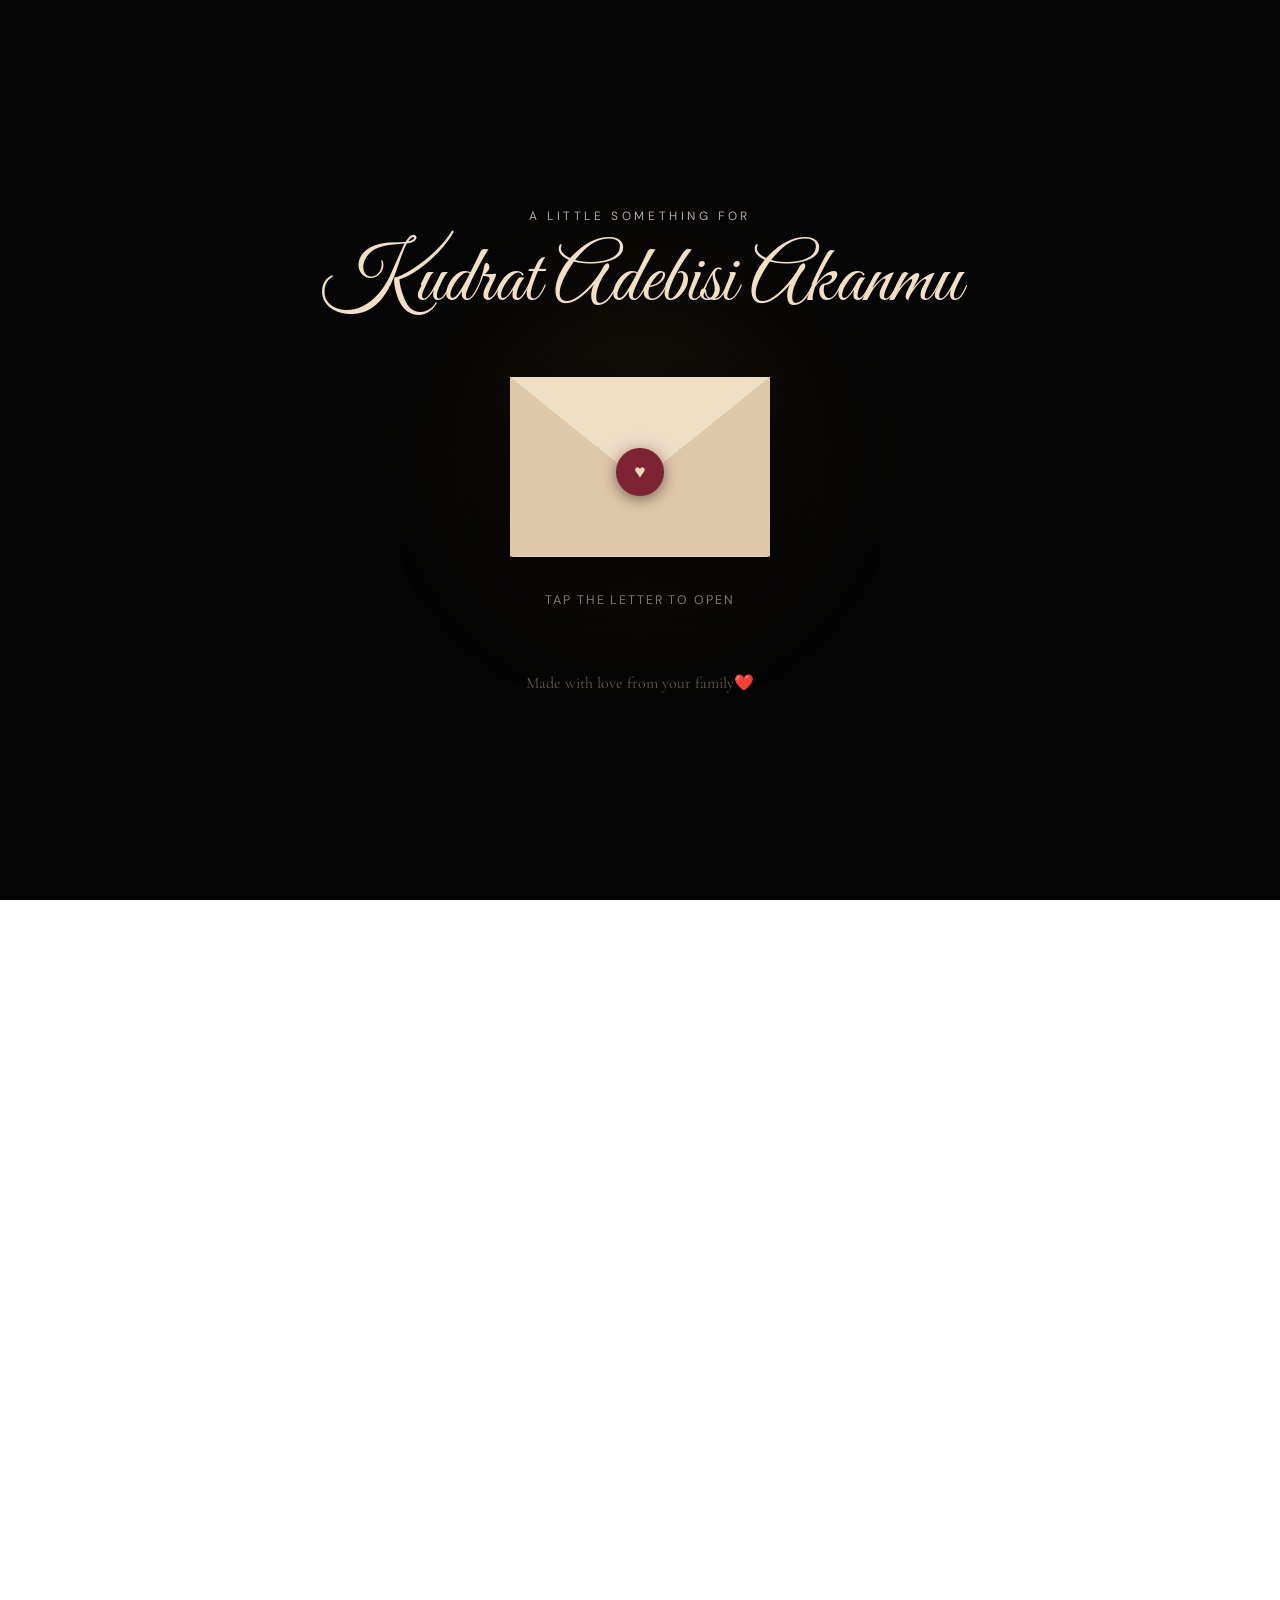
<file: index.html>
```html
<!DOCTYPE html>
<html lang="en">
<head>
    <meta charset="UTF-8">
    <meta name="viewport" content="width=device-width, initial-scale=1.0">

    <title>Happy Birthday, Mum ❤️</title>

    <link rel="preconnect" href="https://fonts.googleapis.com">
    <link rel="preconnect" href="https://fonts.gstatic.com" crossorigin>

    <link href="https://fonts.googleapis.com/css2?family=Cormorant+Garamond:wght@400;500;600;700&family=DM+Sans:wght@400;500;600&family=Great+Vibes&display=swap" rel="stylesheet">

    <link rel="stylesheet" href="style.css">
</head>

<body>

    <!-- =========================================
         OPENING SCREEN
    ========================================== -->

    <section class="opening-screen" id="openingScreen">

        <div class="opening-glow"></div>

        <div class="opening-content">

            <p class="opening-small">A little something for</p>

            <h1>Kudrat Adebisi Akanmu</h1>

            <div class="envelope-wrapper" id="envelope">

                <div class="envelope">

                    <div class="envelope-back"></div>

                    <div class="letter">
                        <span>With love,</span>
                        <strong>Ismail, Abdulsalam, Azizah and Fawziah</strong>
                    </div>

                    <div class="envelope-front"></div>

                    <div class="envelope-flap"></div>

                    <div class="seal">
                        ♥
                    </div>

                </div>

            </div>

            <p class="tap-text">
                Tap the letter to open
            </p>

            <p class="opening-signature">
                Made with love from your family❤️
            </p>

        </div>

    </section>


    <!-- =========================================
         BIRTHDAY WEBSITE
    ========================================== -->

    <nav class="page-nav" aria-label="Main navigation">
        <a href="index.html" class="nav-link active">Home</a>
        <a href="family.html" class="nav-link">From Us</a>
    </nav>

    <main class="birthday-site" id="birthdaySite">

        <!-- HERO -->

        <section class="hero">

            <div class="floating-petals" aria-hidden="true">
                <span>✦</span>
                <span>✿</span>
                <span>♡</span>
                <span>✦</span>
                <span>✿</span>
            </div>

            <div class="hero-content">

                <p class="eyebrow">A special day for someone special</p>

                <h2>
                    Happy Birthday,
                    <span>Kudrat Adebisi Akanmu</span>
                </h2>

                <p class="hero-message">
                    Today is a celebration of the beautiful woman
                    who has made our family stronger, kinder, and brighter
                    in every way. We love you more than words can ever explain.
                </p>

                <div class="hero-heart">♥</div>

            </div>

        </section>


        <!-- MEMORIES -->

        <section class="memories section">

            <div class="section-heading">

                <p class="eyebrow">Little pieces of happiness</p>

                <h2>Our Memories</h2>

                <p>
                    Some moments are too special to ever forget.
                </p>

            </div>

            <div class="memory-grid">

                <div class="memory-card featured">
                    <div class="photo-frame">
                        <div class="image-placeholder">
                            <img src="assets/picture3.jpeg" alt="Mum photo 1">
                        </div>
                        <div class="photo-caption">Our sunshine and strength</div>
                    </div>
                </div>

                <div class="memory-card tall photo-fit-top">
                    <div class="photo-frame">
                        <div class="image-placeholder">
                            <img src="assets/picture13.jpeg" alt="Mum photo 2">
                        </div>
                        <div class="photo-caption">Forever in our hearts</div>
                    </div>
                </div>

                <div class="memory-card photo-fit-center">
                    <div class="photo-frame">
                        <div class="image-placeholder">
                            <img src="assets/picture14.jpeg" alt="Mum photo 3">
                        </div>
                        <div class="photo-caption">Warm hugs from our family</div>
                    </div>
                </div>

                <div class="memory-card wide">
                    <div class="photo-frame">
                        <div class="image-placeholder">
                            <img src="assets/picture11.jpeg" alt="Mum photo 4">
                        </div>
                        <div class="photo-caption">Moments we treasure together</div>
                    </div>
                </div>

                <div class="memory-card">
                    <div class="photo-frame">
                        <div class="image-placeholder">
                            <img src="assets/picture10.jpeg" alt="Mum photo 5">
                        </div>
                        <div class="photo-caption">Your gentle strength, our prideee</div>
                    </div>
                </div>

                <div class="memory-card tall">
                    <div class="photo-frame">
                        <div class="image-placeholder">
                            <img src="assets/picture6.jpeg" alt="Mum photo 6">
                        </div>
                        <div class="photo-caption">A blessing in all our livesss</div>
                    </div>
                </div>

                <div class="memory-card wide">
                    <div class="photo-frame">
                        <div class="image-placeholder">
                            <img src="assets/picture7.jpeg" alt="Mum photo 7">
                        </div>
                        <div class="photo-caption">Love that unites our family</div>
                    </div>
                </div>

                <div class="memory-card">
                    <div class="photo-frame">
                        <div class="image-placeholder">
                            <img src="assets/picture2.jpeg" alt="Mum photo 8">
                        </div>
                        <div class="photo-caption">A beautiful memory for us all</div>
                    </div>
                </div>

                <div class="memory-card photo-fit-portrait">
                    <div class="photo-frame">
                        <div class="image-placeholder">
                            <img src="assets/picture12.jpeg" alt="Mum photo 9">
                        </div>
                        <div class="photo-caption">Little joys, big family love</div>
                    </div>
                </div>

                <div class="memory-card featured-alt">
                    <div class="photo-frame">
                        <div class="image-placeholder">
                            <img src="assets/picture4.jpeg" alt="Mum photo 10">
                        </div>
                        <div class="photo-caption">Happiest birthday, Mum, from us all</div>
                    </div>
                </div>

                <div class="memory-card">
                    <div class="photo-frame">
                        <div class="image-placeholder">
                            <img src="assets/picture1.jpeg" alt="Mum photo 11">
                        </div>
                        <div class="photo-caption">More love, more joy, more memories</div>
                    </div>
                </div>

                <div class="memory-card">
                    <div class="photo-frame">
                        <div class="image-placeholder">
                            <img src="assets/picture8.jpeg" alt="Mum photo 12">
                        </div>
                        <div class="photo-caption">A final beautiful memory</div>
                    </div>
                </div>

            </div>

        </section>


        <!-- LETTER -->

        <section class="mum-letter section">

            <div class="letter-card">

                <div class="letter-decoration">✿</div>

                <p class="eyebrow">A letter for you</p>

                <h2>Dear Mum,</h2>

                <div class="letter-body">

                    <p>
                        Today, we just want to remind you how incredibly
                        special you are to all of us.
                    </p>

                    <p>
                        Thank you for every sacrifice, every prayer,
                        every word of encouragement, every lesson,
                        and every moment you've been there for our family.
                    </p>

                    <p>
                        We may not always say it, but we appreciate you
                        more than you know.
                    </p>

                    <p>
                        We pray that this new year of your life brings
                        you happiness, peace, good health and everything
                        beautiful that you deserve.
                    </p>

                    <p class="letter-ending">
                        Happy Birthday, Kudrat Adebisi Akanmu. We love you so much. ❤️
                    </p>

                </div>

                <div class="letter-signature">
                    With all our love,<br>
                    <strong>Ismail, Abdulsalam, Azizah and Fawziah</strong>
                </div>

            </div>

        </section>


        <!-- FINAL WISH -->

        <section class="final-section">

            <div class="final-content">

                <div class="final-flower">🌹</div>

                <p class="eyebrow">One last thing...</p>

                <h2>
                    May your days always be
                    filled with love.
                </h2>

                <p>
                    Happy Birthday to the most amazing mum, from all of us.
                </p>

                <div class="final-heart">♥</div>

                <span class="final-name">
                    — Ismail, Abdulsalam, Azizah and Fawziah
                </span>

            </div>

        </section>

    </main>


    <script src="script.js"></script>

</body>
</html>
```
</file>
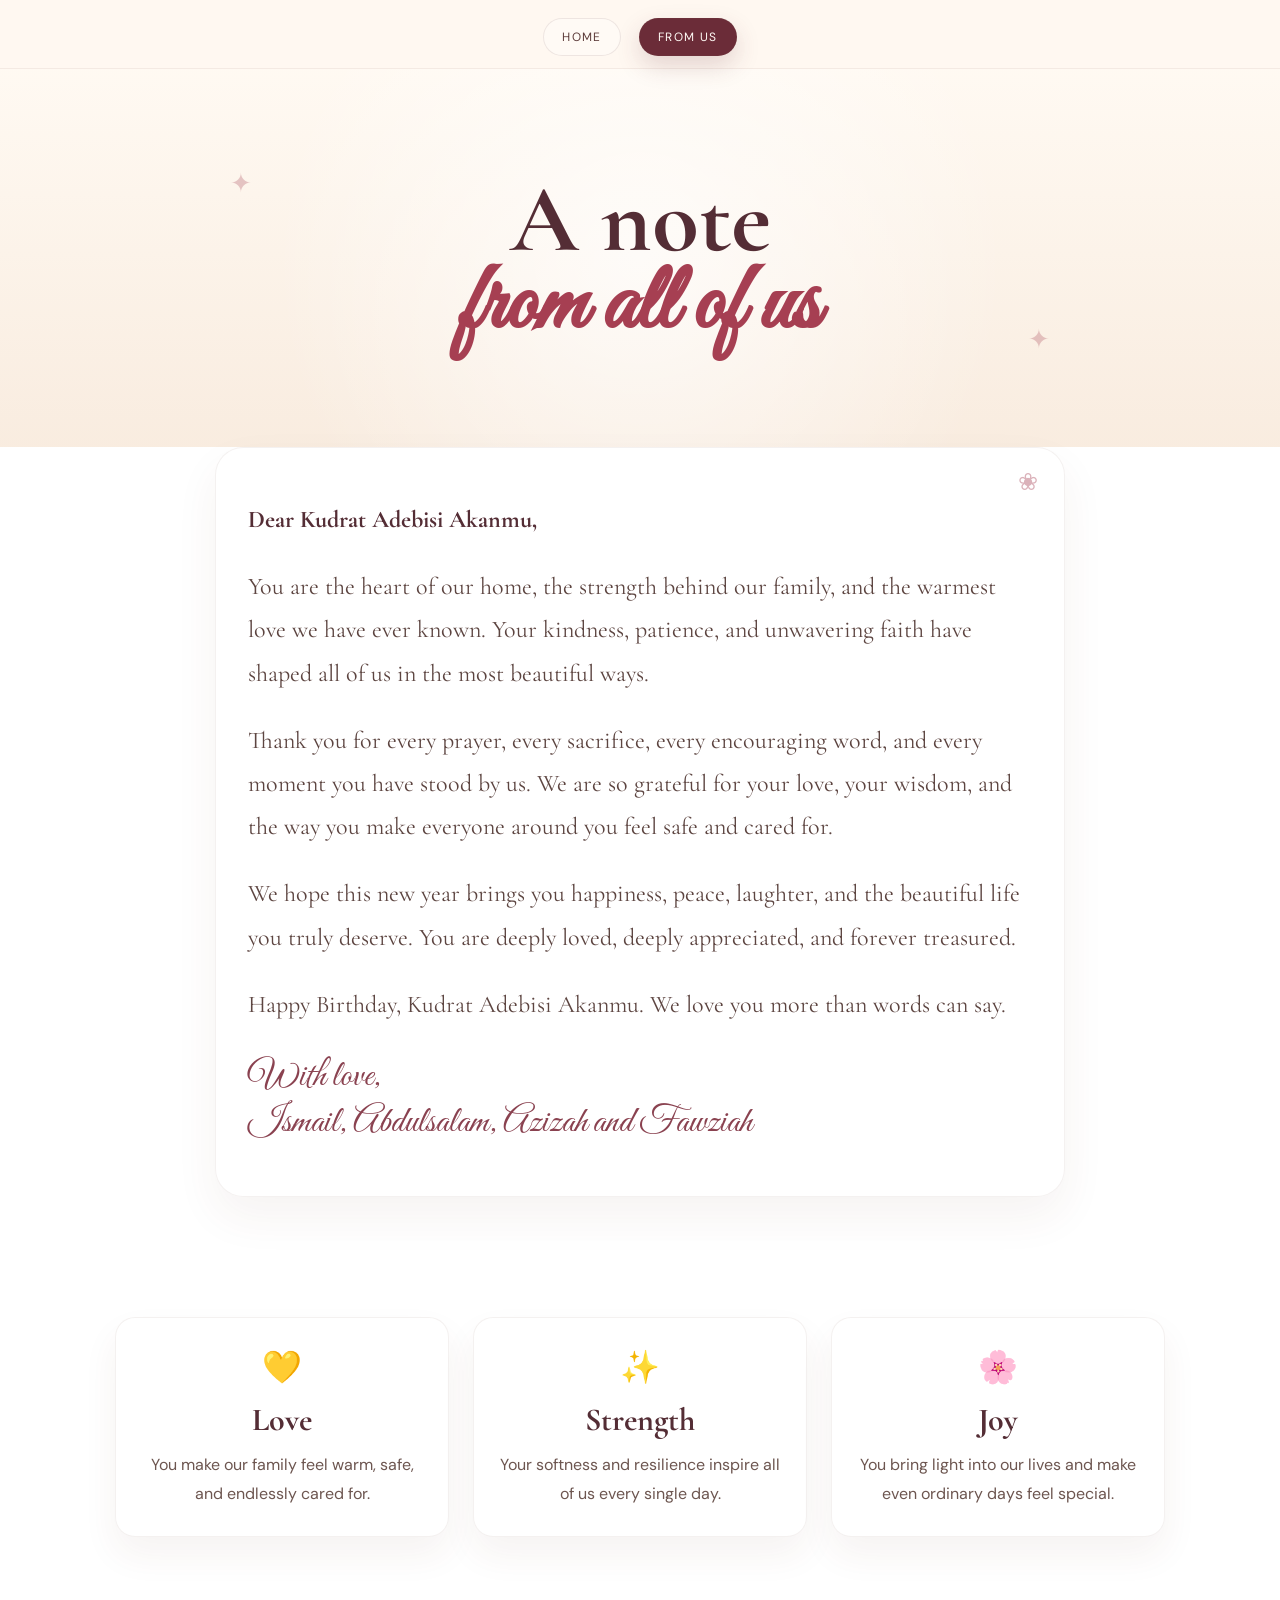
<file: family.html>
<!DOCTYPE html>
<html lang="en">
<head>
    <meta charset="UTF-8">
    <meta name="viewport" content="width=device-width, initial-scale=1.0">
    <title>From Us | Happy Birthday, Mum ❤️</title>
    <link rel="preconnect" href="https://fonts.googleapis.com">
    <link rel="preconnect" href="https://fonts.gstatic.com" crossorigin>
    <link href="https://fonts.googleapis.com/css2?family=Cormorant+Garamond:wght@400;500;600;700&family=DM+Sans:wght@400;500;600&family=Great+Vibes&display=swap" rel="stylesheet">
    <link rel="stylesheet" href="style.css">
</head>
<body>

    <nav class="page-nav" aria-label="Main navigation">
        <a href="index.html" class="nav-link">Home</a>
        <a href="family.html" class="nav-link active">From Us</a>
    </nav>

    <header class="subpage-hero">
        <div>
            <h1 class="subpage-title">A note <span>from all of us</span></h1>
        </div>
    </header>

    <main>
        <section class="family-message">
            <div class="message-card">
                <p>
                    <strong>Dear Kudrat Adebisi Akanmu,</strong>
                </p>
                <p>
                    You are the heart of our home, the strength behind our family, and the warmest love we have ever known.
                    Your kindness, patience, and unwavering faith have shaped all of us in the most beautiful ways.
                </p>
                <p>
                    Thank you for every prayer, every sacrifice, every encouraging word, and every moment you have stood by us.
                    We are so grateful for your love, your wisdom, and the way you make everyone around you feel safe and cared for.
                </p>
                <p>
                    We hope this new year brings you happiness, peace, laughter, and the beautiful life you truly deserve.
                    You are deeply loved, deeply appreciated, and forever treasured.
                </p>
                <p>
                    Happy Birthday, Kudrat Adebisi Akanmu. We love you more than words can say.
                </p>

                <div class="message-signoff">With love,<br> Ismail, Abdulsalam, Azizah and Fawziah</div>
            </div>
        </section>

        <section class="story-grid">
            <article class="story-card">
                <div class="icon">💛</div>
                <h3>Love</h3>
                <p>You make our family feel warm, safe, and endlessly cared for.</p>
            </article>

            <article class="story-card">
                <div class="icon">✨</div>
                <h3>Strength</h3>
                <p>Your softness and resilience inspire all of us every single day.</p>
            </article>

            <article class="story-card">
                <div class="icon">🌸</div>
                <h3>Joy</h3>
                <p>You bring light into our lives and make even ordinary days feel special.</p>
            </article>
        </section>
    </main>

</body>
</html>
</file>
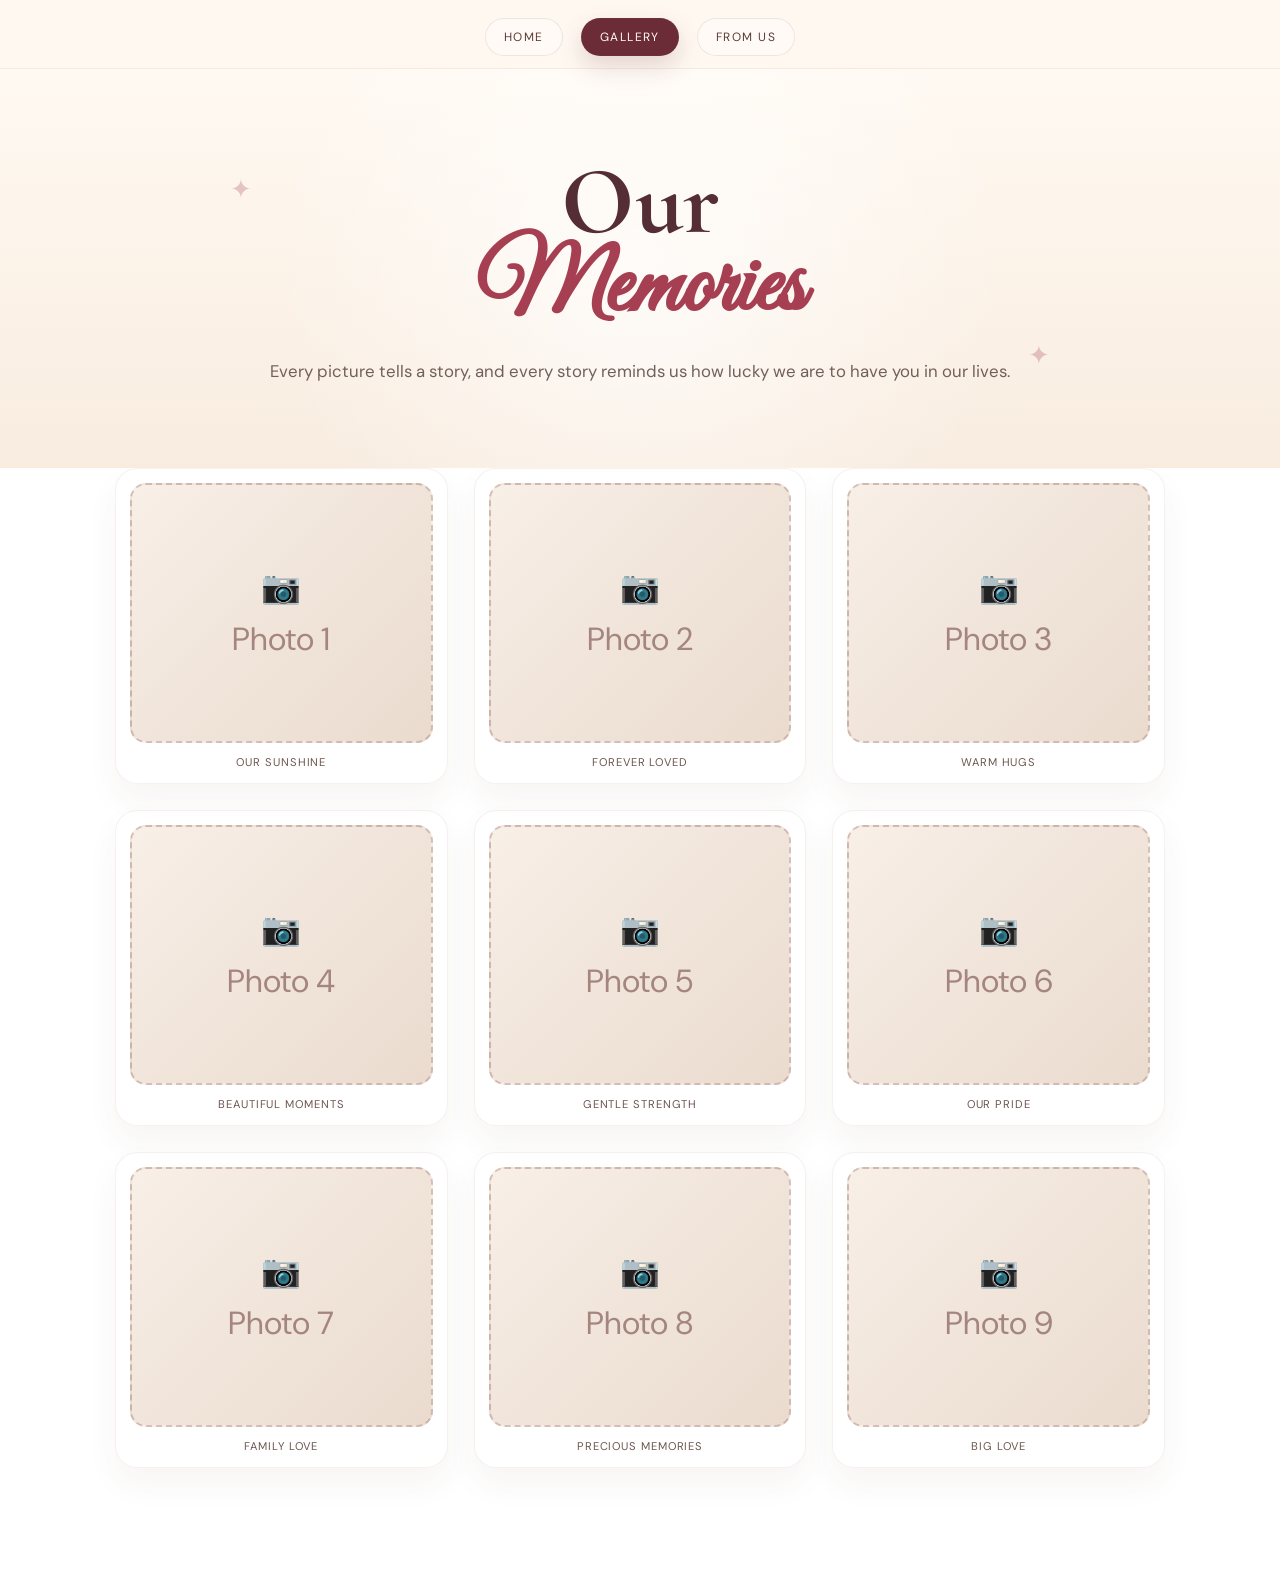
<file: gallery.html>
<!DOCTYPE html>
<html lang="en">
<head>
    <meta charset="UTF-8">
    <meta name="viewport" content="width=device-width, initial-scale=1.0">
    <title>Our Memories | Happy Birthday, Mum ❤️</title>
    <link rel="preconnect" href="https://fonts.googleapis.com">
    <link rel="preconnect" href="https://fonts.gstatic.com" crossorigin>
    <link href="https://fonts.googleapis.com/css2?family=Cormorant+Garamond:wght@400;500;600;700&family=DM+Sans:wght@400;500;600&family=Great+Vibes&display=swap" rel="stylesheet">
    <link rel="stylesheet" href="style.css">
</head>
<body>

    <nav class="page-nav" aria-label="Main navigation">
        <a href="index.html" class="nav-link">Home</a>
        <a href="gallery.html" class="nav-link active">Gallery</a>
        <a href="family.html" class="nav-link">From Us</a>
    </nav>

    <header class="subpage-hero">
        <div>
            <h1 class="subpage-title">Our <span>Memories</span></h1>
            <p class="subpage-copy">
                Every picture tells a story, and every story reminds us how lucky we are to have you in our lives.
            </p>
        </div>
    </header>

    <main>
        <section class="gallery-page-grid">
            <article class="gallery-page-card">
                <div class="gallery-page-photo"><span>📷</span><div>Photo 1</div></div>
                <p>Our sunshine</p>
            </article>

            <article class="gallery-page-card">
                <div class="gallery-page-photo"><span>📷</span><div>Photo 2</div></div>
                <p>Forever loved</p>
            </article>

            <article class="gallery-page-card">
                <div class="gallery-page-photo"><span>📷</span><div>Photo 3</div></div>
                <p>Warm hugs</p>
            </article>

            <article class="gallery-page-card">
                <div class="gallery-page-photo"><span>📷</span><div>Photo 4</div></div>
                <p>Beautiful moments</p>
            </article>

            <article class="gallery-page-card">
                <div class="gallery-page-photo"><span>📷</span><div>Photo 5</div></div>
                <p>Gentle strength</p>
            </article>

            <article class="gallery-page-card">
                <div class="gallery-page-photo"><span>📷</span><div>Photo 6</div></div>
                <p>Our pride</p>
            </article>

            <article class="gallery-page-card">
                <div class="gallery-page-photo"><span>📷</span><div>Photo 7</div></div>
                <p>Family love</p>
            </article>

            <article class="gallery-page-card">
                <div class="gallery-page-photo"><span>📷</span><div>Photo 8</div></div>
                <p>Precious memories</p>
            </article>

            <article class="gallery-page-card">
                <div class="gallery-page-photo"><span>📷</span><div>Photo 9</div></div>
                <p>Big love</p>
            </article>
        </section>
    </main>

</body>
</html>
</file>
<file: style.css>
/* =========================================
   RESET
========================================= */

* {
    margin: 0;
    padding: 0;
    box-sizing: border-box;
}

html {
    scroll-behavior: smooth;
}

body {
    font-family: "DM Sans", sans-serif;
    overflow-x: hidden;
}


/* =========================================
   OPENING SCREEN
========================================= */

.opening-screen {
    position: fixed;
    inset: 0;
    z-index: 1000;

    display: flex;
    align-items: center;
    justify-content: center;

    background: #050505;
    color: #fff;

    transition:
        opacity 1.2s ease,
        visibility 1.2s ease;
}

.opening-screen.hidden {
    opacity: 0;
    visibility: hidden;
    pointer-events: none;
}

.opening-glow {
    position: absolute;

    width: 500px;
    height: 500px;

    border-radius: 50%;

    background: radial-gradient(
        circle,
        rgba(185, 130, 70, 0.12),
        transparent 70%
    );

    filter: blur(30px);

    animation: breathe 4s ease-in-out infinite;
}

.opening-content {
    position: relative;
    z-index: 2;

    text-align: center;
}

.opening-small {
    margin-bottom: 8px;

    font-size: 0.75rem;
    letter-spacing: 0.3em;
    text-transform: uppercase;

    color: #b9a99a;
}

.opening-content h1 {
    margin-bottom: 45px;

    font-family: "Great Vibes", cursive;
    font-size: clamp(3rem, 8vw, 5rem);
    font-weight: 400;

    color: #f3dfc5;
}


/* =========================================
   ENVELOPE
========================================= */

.envelope-wrapper {
    position: relative;

    width: 260px;
    height: 180px;

    margin: auto;

    cursor: pointer;

    perspective: 1000px;
}

.envelope {
    position: relative;

    width: 100%;
    height: 100%;

    transform-style: preserve-3d;

    filter: drop-shadow(
        0 25px 45px rgba(0, 0, 0, 0.7)
    );

    transition:
        transform 0.6s ease,
        filter 0.6s ease 0.7s;
}

.envelope-wrapper:hover .envelope {
    transform: translateY(-7px);
}

.envelope-back {
    position: absolute;
    inset: 0;

    background: #eee0cb;

    border-radius: 4px;

    transition: opacity 0.6s ease 0.7s;
}

.envelope-front {
    position: absolute;
    inset: 0;

    background: #dfc8aa;

    clip-path: polygon(
        0 0,
        50% 58%,
        100% 0,
        100% 100%,
        0 100%
    );

    z-index: 4;

    transition: opacity 0.6s ease 0.7s;
}

.envelope-flap {
    position: absolute;

    top: 0;
    left: 0;

    width: 100%;
    height: 100%;

    background: #f0dfc7;

    clip-path: polygon(
        0 0,
        100% 0,
        50% 58%
    );

    transform-origin: top;

    z-index: 6;

    transition:
        transform 0.9s cubic-bezier(.77,0,.18,1),
        opacity 0.6s ease 0.7s;
}

.letter {
    position: absolute;

    left: 8%;
    bottom: 5%;

    width: 84%;
    height: 82%;

    padding: 30px 20px;

    display: flex;
    flex-direction: column;
    align-items: center;
    justify-content: center;

    background: #fffaf1;

    color: #49392e;

    z-index: 3;

    transition:
        transform 1s cubic-bezier(.77,0,.18,1),
        box-shadow 1s ease;
}

.letter span {
    font-family: "Great Vibes", cursive;
    font-size: 1.5rem;
}

.letter strong {
    margin-top: 8px;

    font-family: "Cormorant Garamond", serif;
    font-size: 1.2rem;
}

.seal {
    position: absolute;

    left: 50%;
    top: 53%;

    width: 48px;
    height: 48px;

    display: flex;
    align-items: center;
    justify-content: center;

    transform: translate(-50%, -50%);

    border-radius: 50%;

    background: #7e2333;

    color: #f7d9bd;

    font-size: 1.2rem;

    box-shadow:
        0 4px 12px rgba(0, 0, 0, 0.35),
        0 0 20px rgba(126, 35, 51, 0.25);

    z-index: 10;

    transition:
        opacity 0.4s ease,
        transform 0.5s ease;
}


/* Envelope opening */

.envelope-wrapper.open .envelope-flap {
    opacity: 0;
    transform: rotateX(180deg);
}

.envelope-wrapper.open .envelope-back,
.envelope-wrapper.open .envelope-front {
    opacity: 0;
}

.envelope-wrapper.open .letter {
    z-index: 11;
    transform: translateY(-105px);
    box-shadow:
        0 20px 40px rgba(0, 0, 0, 0.35);
}

.envelope-wrapper.open .seal {
    opacity: 0;
    transform:
        translate(-50%, -50%)
        scale(0.5);
}

.envelope-wrapper.open .envelope {
    transform: translateY(5px);
    filter: none;
}


.tap-text {
    margin-top: 35px;

    color: #a99b8e;

    font-size: 0.78rem;
    letter-spacing: 0.15em;
    text-transform: uppercase;

    animation: pulseText 2.5s ease-in-out infinite;
}

.opening-signature {
    margin-top: 65px;

    color: #665b52;

    font-family: "Cormorant Garamond", serif;
    font-size: 1rem;
}


/* =========================================
   BIRTHDAY SITE
========================================= */

.birthday-site {
    min-height: 100vh;

    background:
        radial-gradient(
            circle at 20% 10%,
            rgba(226, 175, 159, 0.25),
            transparent 30%
        ),
        radial-gradient(
            circle at 80% 20%,
            rgba(215, 185, 123, 0.2),
            transparent 30%
        ),
        #fff8ef;

    color: #49352f;

    opacity: 0;

    transition: opacity 1.5s ease;

    pointer-events: none;
}

.birthday-site.visible {
    opacity: 1;
    pointer-events: auto;
}


/* =========================================
   HERO
========================================= */

.hero {
    position: relative;

    min-height: 100vh;

    display: flex;
    align-items: center;
    justify-content: center;

    text-align: center;

    padding: 80px 25px;

    overflow: hidden;

    background:
        radial-gradient(
            circle at center,
            rgba(255, 255, 255, 0.9),
            transparent 55%
        );
}

.hero-content {
    position: relative;
    z-index: 2;

    max-width: 850px;
}

.eyebrow {
    margin-bottom: 20px;

    font-size: 0.75rem;
    letter-spacing: 0.25em;
    text-transform: uppercase;

    color: #a66b67;
}

.hero h2 {
    font-family: "Cormorant Garamond", serif;

    font-size: clamp(4rem, 10vw, 8rem);
    line-height: 0.85;

    font-weight: 500;

    color: #542d35;
}

.hero h2 span {
    display: block;

    margin-top: 15px;

    font-family: "Great Vibes", cursive;
    font-weight: 400;

    color: #a63f52;
}

.hero-message {
    max-width: 580px;

    margin: 40px auto 0;

    color: #735e58;

    font-size: 1rem;
    line-height: 1.9;
}

.hero-heart {
    margin-top: 35px;

    color: #a63f52;

    font-size: 1.5rem;

    animation: heartbeat 2s infinite;
}


/* =========================================
   FLOATING DECORATIONS
========================================= */

.floating-petals span {
    position: absolute;

    color: rgba(166, 63, 82, 0.35);

    font-size: 1.4rem;

    animation: float 7s ease-in-out infinite;
}

.floating-petals span:nth-child(1) {
    top: 15%;
    left: 15%;
}

.floating-petals span:nth-child(2) {
    top: 30%;
    right: 12%;
    animation-delay: 1s;
}

.floating-petals span:nth-child(3) {
    bottom: 25%;
    left: 20%;
    animation-delay: 2s;
}

.floating-petals span:nth-child(4) {
    bottom: 15%;
    right: 20%;
    animation-delay: 3s;
}

.floating-petals span:nth-child(5) {
    top: 18%;
    right: 30%;
    animation-delay: 1.5s;
}


/* =========================================
   PAGE NAV
========================================= */

.page-nav {
    position: sticky;
    top: 0;
    z-index: 40;

    display: flex;
    justify-content: center;
    gap: 18px;

    padding: 18px 20px 12px;

    background: rgba(255, 248, 239, 0.88);
    backdrop-filter: blur(8px);
    border-bottom: 1px solid rgba(119, 79, 72, 0.08);
}

.nav-link {
    padding: 10px 18px;

    border-radius: 999px;

    background: rgba(255, 255, 255, 0.35);
    border: 1px solid rgba(119, 79, 72, 0.12);

    color: #5d3c3a;
    text-decoration: none;
    font-size: 0.75rem;
    letter-spacing: 0.12em;
    text-transform: uppercase;

    transition: all 0.25s ease;
}

.nav-link:hover,
.nav-link.active {
    background: #6b2c38;
    color: #fffaf5;
    box-shadow: 0 10px 24px rgba(107, 44, 56, 0.18);
}


/* =========================================
   GENERAL SECTIONS
========================================= */

.section {
    max-width: 1100px;

    margin: auto;

    padding: 120px 25px;
}

.section-heading {
    text-align: center;

    margin-bottom: 60px;
}

.section-heading h2 {
    margin-bottom: 15px;

    font-family: "Cormorant Garamond", serif;
    font-size: clamp(3rem, 6vw, 5rem);
    font-weight: 500;

    color: #542d35;
}

.section-heading > p:last-child {
    color: #806d67;
}


/* =========================================
   MEMORY GRID
========================================= */

.memory-grid {
    display: grid;

    grid-template-columns: repeat(3, minmax(180px, 1fr));
    grid-auto-rows: minmax(200px, auto);

    gap: 22px;
}

.memory-card {
    min-height: 220px;

    overflow: visible;

    border-radius: 18px;

    background: transparent;
    box-shadow: none;
}

.memory-card.featured {
    grid-column: span 2;
    grid-row: span 2;

    min-height: 440px;
}

.memory-card.featured-alt {
    grid-column: span 2;

    min-height: 260px;
}

.memory-card.tall {
    grid-row: span 2;

    min-height: 440px;
}

.memory-card.photo-fit-top,
.memory-card.photo-fit-center,
.memory-card.photo-fit-portrait {
    min-height: 520px;
}

.memory-card.wide {
    grid-column: span 2;
}

.photo-frame {
    width: 100%;
    height: 100%;

    padding: 12px;

    border-radius: 20px;

    background: linear-gradient(145deg, #f8f1ea, #efe0d4);
    border: 1px solid rgba(140, 101, 89, 0.16);

    box-shadow:
        0 20px 30px rgba(94, 55, 42, 0.08),
        inset 0 0 0 1px rgba(255, 255, 255, 0.5);

    transition: transform 0.35s ease, box-shadow 0.35s ease;
}

.photo-frame:hover {
    transform: translateY(-6px) scale(1.01);
    box-shadow:
        0 26px 38px rgba(94, 55, 42, 0.12),
        inset 0 0 0 1px rgba(255, 255, 255, 0.65);
}

.image-placeholder {
    width: 100%;
    height: 100%;
    min-height: 220px;

    display: flex;
    flex-direction: column;
    align-items: center;
    justify-content: center;

    overflow: hidden;

    border-radius: 14px;
    border: 2px dashed rgba(126, 72, 75, 0.28);

    background: linear-gradient(
        135deg,
        rgba(255,255,255,0.2),
        rgba(241, 228, 214, 0.75)
    );

    color: #a4867e;
    text-align: center;
    padding: 0;
}

.image-placeholder img {
    width: 100%;
    height: 100%;
    display: block;
    object-fit: cover;
}

.memory-card.photo-fit-top .image-placeholder img {
    object-position: center top;
}

.memory-card.photo-fit-center .image-placeholder img {
    object-position: center center;
}

.memory-card.photo-fit-portrait .image-placeholder img {
    object-position: center 18%;
}

.image-placeholder span {
    font-size: 2rem;

    margin-bottom: 10px;
}

.image-placeholder p {
    font-size: 0.8rem;
    letter-spacing: 0.1em;
    text-transform: uppercase;
}

.photo-caption {
    margin-top: 12px;

    text-align: center;
    font-size: 0.72rem;
    letter-spacing: 0.08em;
    text-transform: uppercase;
    color: #7c5d5a;
}


/* =========================================
   LETTER SECTION
========================================= */

.mum-letter {
    padding-top: 80px;
    padding-bottom: 150px;
}

.letter-card {
    position: relative;

    max-width: 750px;

    margin: auto;

    padding: 70px clamp(30px, 8vw, 85px);

    background:
        linear-gradient(
            rgba(255,255,255,0.7),
            rgba(255,255,255,0.7)
        ),
        #f8ead8;

    border: 1px solid rgba(154, 104, 84, 0.15);

    box-shadow:
        0 25px 70px rgba(88, 54, 42, 0.1);
}

.letter-decoration {
    position: absolute;

    top: 25px;
    right: 35px;

    color: #a63f52;

    font-size: 2rem;
}

.letter-card h2 {
    margin-bottom: 35px;

    font-family: "Great Vibes", cursive;
    font-size: 3.5rem;
    font-weight: 400;

    color: #713744;
}

.letter-body {
    font-family: "Cormorant Garamond", serif;

    color: #624d47;

    font-size: 1.25rem;
    line-height: 1.9;
}

.letter-body p {
    margin-bottom: 25px;
}

.letter-ending {
    margin-top: 40px;

    color: #8f374a;

    font-weight: 600;
}

.letter-signature {
    margin-top: 35px;

    font-family: "Great Vibes", cursive;
    font-size: 1.8rem;

    color: #704047;
}


/* =========================================
   FINAL SECTION
========================================= */

.final-section {
    min-height: 80vh;

    display: flex;
    align-items: center;
    justify-content: center;

    padding: 100px 25px;

    text-align: center;

    background:
        radial-gradient(
            circle at center,
            rgba(221, 165, 145, 0.25),
            transparent 65%
        ),
        #f9eadc;
}

.final-content {
    max-width: 700px;
}

.final-flower {
    margin-bottom: 30px;

    font-size: 3rem;
}

.final-content h2 {
    margin-bottom: 25px;

    font-family: "Cormorant Garamond", serif;
    font-size: clamp(3rem, 7vw, 6rem);
    line-height: 1;

    font-weight: 500;

    color: #542d35;
}

.final-content p {
    color: #806d67;

    line-height: 1.8;
}

.final-heart {
    margin: 35px 0 15px;

    color: #a63f52;

    font-size: 1.8rem;

    animation: heartbeat 2s infinite;
}

.final-name {
    font-family: "Great Vibes", cursive;

    color: #713744;

    font-size: 1.6rem;
}


/* =========================================
   SUBPAGES
========================================= */

.subpage-hero {
    position: relative;
    min-height: 42vh;

    display: flex;
    align-items: center;
    justify-content: center;

    padding: 90px 25px 80px;

    text-align: center;

    background:
        radial-gradient(circle at center, rgba(255,255,255,0.7), transparent 55%),
        linear-gradient(
            rgba(255, 248, 239, 0.8),
            rgba(248, 234, 220, 0.9)
        );
}

.subpage-hero::before,
.subpage-hero::after {
    content: "✦";
    position: absolute;
    color: rgba(166, 63, 82, 0.28);
    font-size: 1.6rem;
}

.subpage-hero::before {
    left: 18%;
    top: 26%;
}

.subpage-hero::after {
    right: 18%;
    bottom: 24%;
}

.subpage-title {
    font-family: "Cormorant Garamond", serif;
    font-size: clamp(3.2rem, 8vw, 6rem);
    line-height: 0.9;

    color: #542d35;
}

.subpage-title span {
    display: block;
    font-family: "Great Vibes", cursive;
    color: #a63f52;
}

.subpage-copy {
    max-width: 780px;
    margin: 24px auto 0;

    color: #725f59;
    font-size: 1.05rem;
    line-height: 1.9;
}

.story-grid {
    display: grid;
    grid-template-columns: repeat(3, minmax(200px, 1fr));
    gap: 24px;
    max-width: 1100px;
    margin: 0 auto;
    padding: 0 25px 100px;
}

.story-card {
    padding: 28px 20px;
    border-radius: 20px;

    background: rgba(255, 255, 255, 0.5);
    border: 1px solid rgba(119, 79, 72, 0.08);
    box-shadow: 0 18px 36px rgba(94, 55, 42, 0.06);

    text-align: center;
    transition: transform 0.3s ease, box-shadow 0.3s ease;
}

.story-card:hover {
    transform: translateY(-4px);
    box-shadow: 0 22px 42px rgba(94, 55, 42, 0.09);
}

.story-card .icon {
    font-size: 2rem;
    margin-bottom: 12px;
}

.story-card h3 {
    margin-bottom: 12px;
    font-family: "Cormorant Garamond", serif;
    font-size: 2rem;
    color: #542d35;
}

.story-card p {
    color: #6d5650;
    line-height: 1.8;
}

.gallery-page-grid {
    display: grid;
    grid-template-columns: repeat(3, minmax(220px, 1fr));
    gap: 26px;
    max-width: 1100px;
    margin: 0 auto;
    padding: 0 25px 120px;
}

.gallery-page-card {
    background: rgba(255, 255, 255, 0.5);
    border: 1px solid rgba(119, 79, 72, 0.08);
    border-radius: 22px;
    padding: 14px;
    box-shadow: 0 16px 32px rgba(94, 55, 42, 0.05);
    transition: transform 0.28s ease, box-shadow 0.28s ease;
}

.gallery-page-card:hover {
    transform: translateY(-5px);
    box-shadow: 0 24px 38px rgba(94, 55, 42, 0.09);
}

.gallery-page-photo {
    min-height: 260px;
    border-radius: 16px;
    display: flex;
    align-items: center;
    justify-content: center;
    background: linear-gradient(135deg, #f8efe7, #eadbce);
    border: 2px dashed rgba(126, 72, 75, 0.28);
    color: #a4867e;
    font-size: 2rem;
    text-align: center;
    flex-direction: column;
    gap: 10px;
}

.gallery-page-card p {
    margin-top: 12px;
    text-align: center;
    color: #6d5650;
    letter-spacing: 0.08em;
    text-transform: uppercase;
    font-size: 0.7rem;
}

.family-message {
    max-width: 900px;
    margin: 0 auto;
    padding: 0 25px 120px;
}

.message-card {
    background: rgba(255, 255, 255, 0.54);
    border: 1px solid rgba(119, 79, 72, 0.08);
    border-radius: 28px;
    box-shadow: 0 20px 45px rgba(94, 55, 42, 0.06);
    padding: 50px 32px;
    position: relative;
}

.message-card::before {
    content: "❀";
    position: absolute;
    top: 18px;
    right: 26px;
    font-size: 1.5rem;
    color: rgba(166, 63, 82, 0.4);
}

.message-card p {
    color: #5d4541;
    font-family: "Cormorant Garamond", serif;
    font-size: 1.5rem;
    line-height: 1.8;
    margin-bottom: 24px;
}

.message-card strong {
    color: #542d35;
}

.message-signoff {
    margin-top: 28px;
    font-family: "Great Vibes", cursive;
    font-size: 2.3rem;
    color: #8a4250;
}


/* =========================================
   ANIMATIONS
========================================= */

@keyframes breathe {

    0%, 100% {
        transform: scale(0.9);
        opacity: 0.5;
    }

    50% {
        transform: scale(1.1);
        opacity: 1;
    }
}

@keyframes pulseText {

    0%, 100% {
        opacity: 0.45;
    }

    50% {
        opacity: 1;
    }
}

@keyframes heartbeat {

    0%, 100% {
        transform: scale(1);
    }

    10% {
        transform: scale(1.15);
    }

    20% {
        transform: scale(1);
    }

    30% {
        transform: scale(1.1);
    }
}

@keyframes float {

    0%, 100% {
        transform: translateY(0) rotate(0deg);
    }

    50% {
        transform: translateY(-30px) rotate(15deg);
    }
}


/* =========================================
   MOBILE
========================================= */

@media (max-width: 700px) {

    .page-nav {
        gap: 10px;
        padding-inline: 12px;
    }

    .nav-link {
        padding: 8px 12px;
        font-size: 0.62rem;
        letter-spacing: 0.08em;
    }

    .envelope-wrapper {
        width: 230px;
        height: 160px;
    }

    .opening-content h1 {
        margin-bottom: 35px;
    }

    .opening-signature {
        margin-top: 50px;
    }

    .hero h2 {
        font-size: clamp(3.5rem, 18vw, 6rem);
    }

    .memory-grid {
        grid-template-columns: 1fr;
    }

    .memory-card.featured,
    .memory-card.featured-alt,
    .memory-card.tall,
    .memory-card.wide,
    .memory-card.photo-fit-top,
    .memory-card.photo-fit-center,
    .memory-card.photo-fit-portrait {
        grid-column: auto;
        grid-row: auto;
        min-height: 320px;
    }

    .photo-caption {
        font-size: 0.66rem;
    }

    .story-grid,
    .gallery-page-grid {
        grid-template-columns: 1fr;
    }

    .letter-card {
        padding: 55px 28px;
    }

    .letter-card h2 {
        font-size: 3rem;
    }

    .letter-body {
        font-size: 1.15rem;
    }

    .message-card {
        padding: 40px 22px;
    }

    .message-card p {
        font-size: 1.25rem;
    }

    .message-signoff {
        font-size: 1.8rem;
    }
}
</file>
